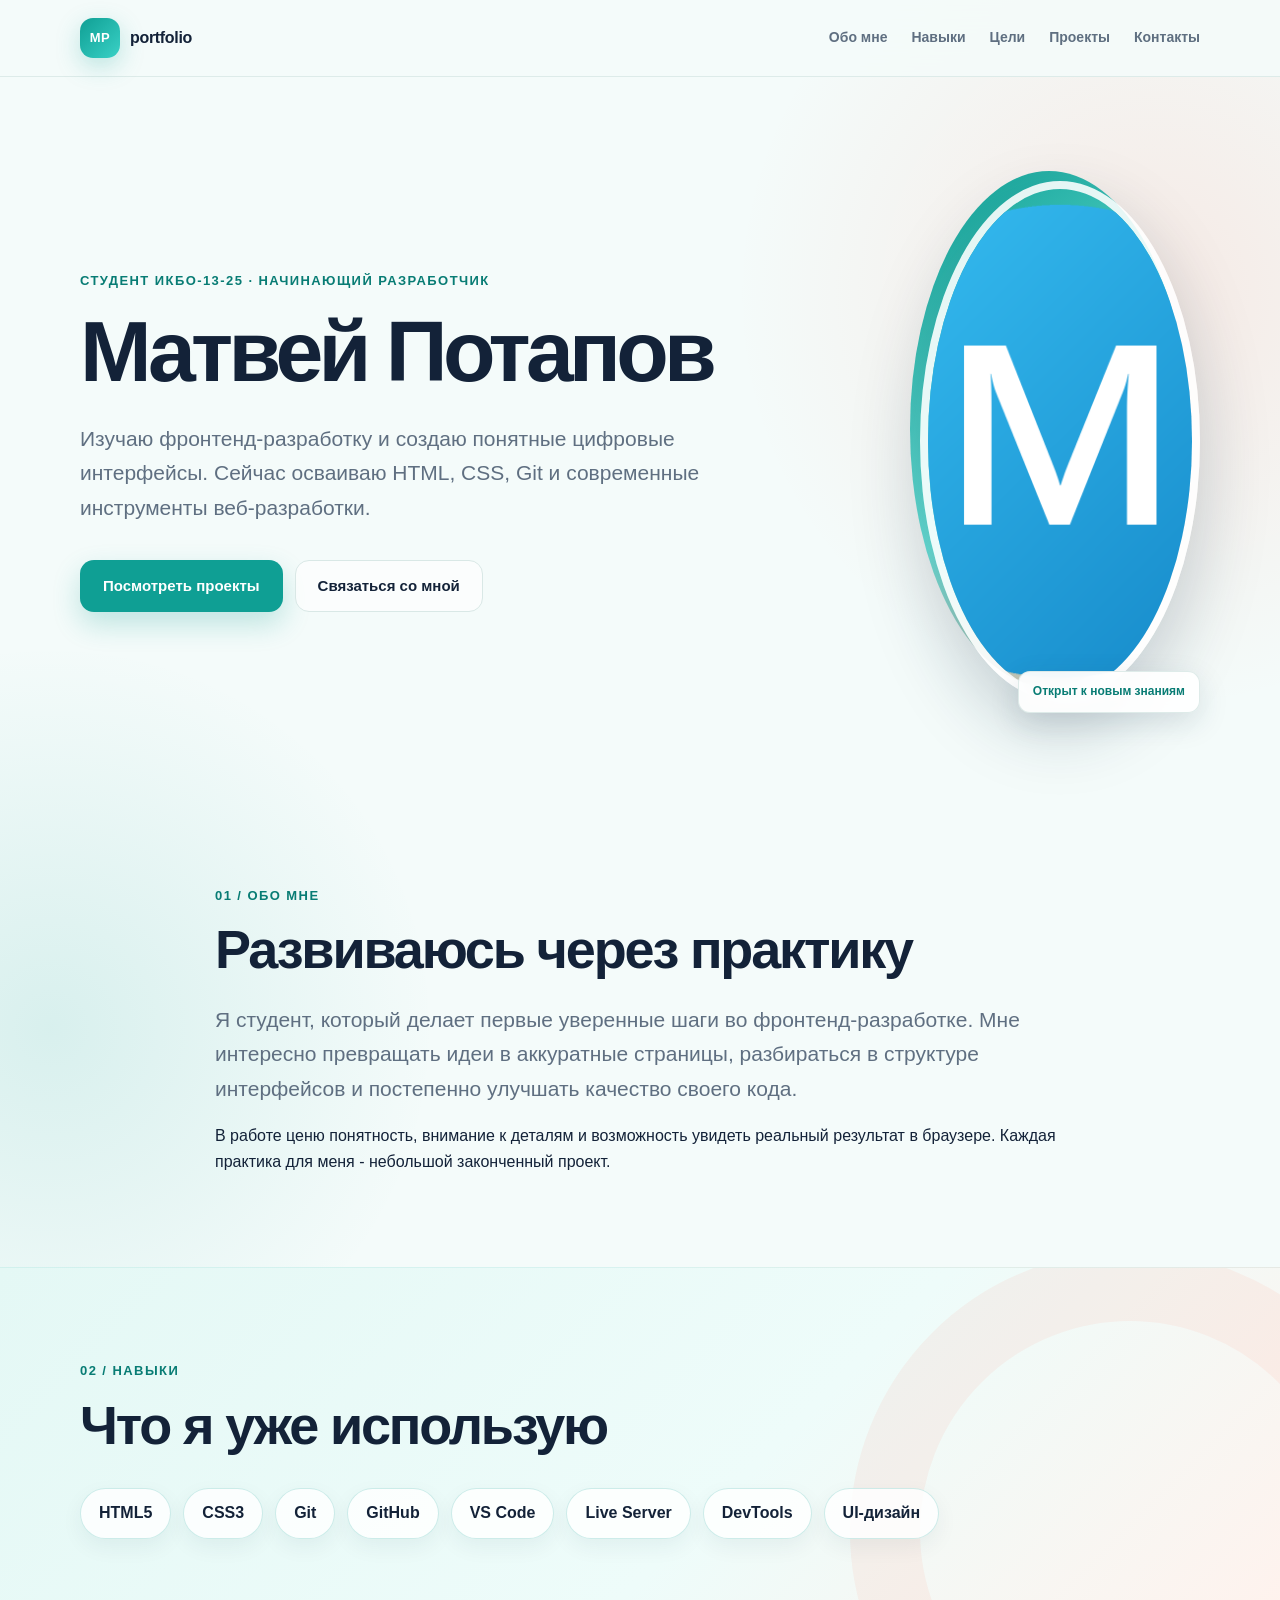
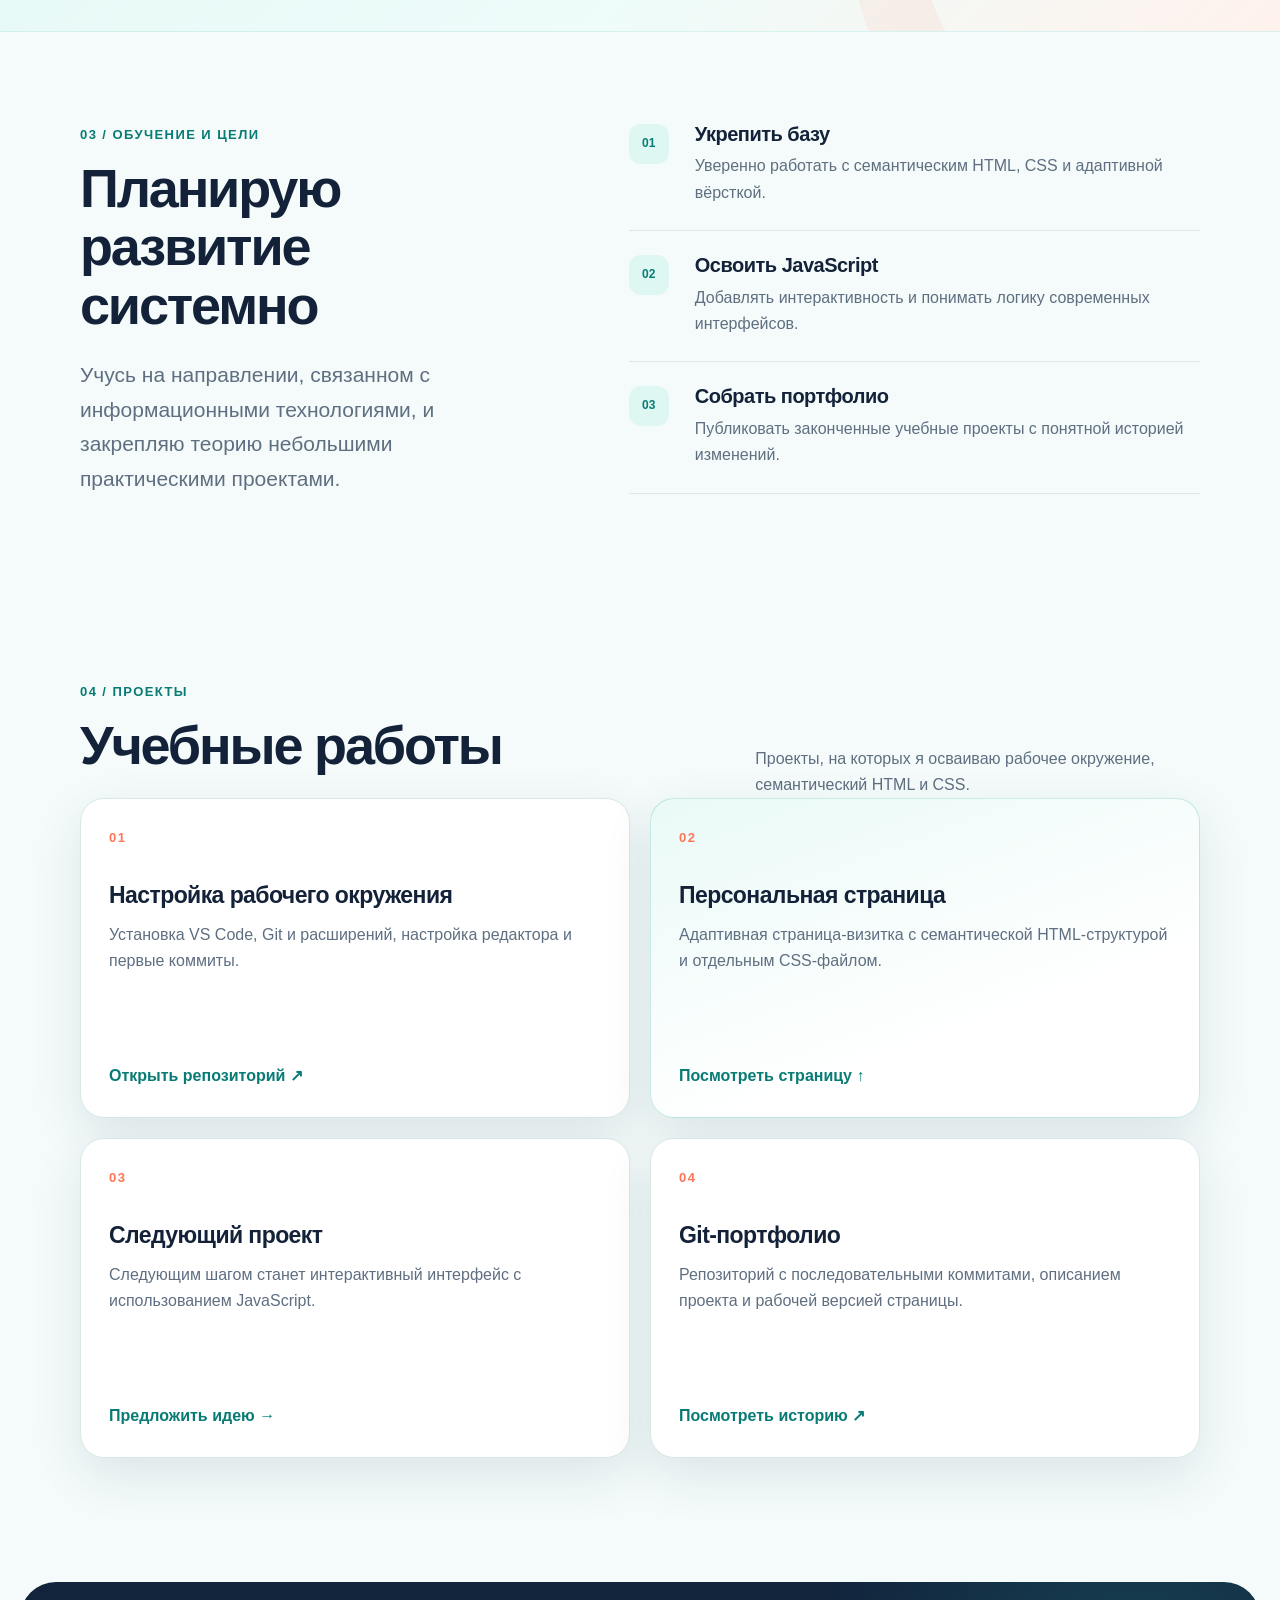
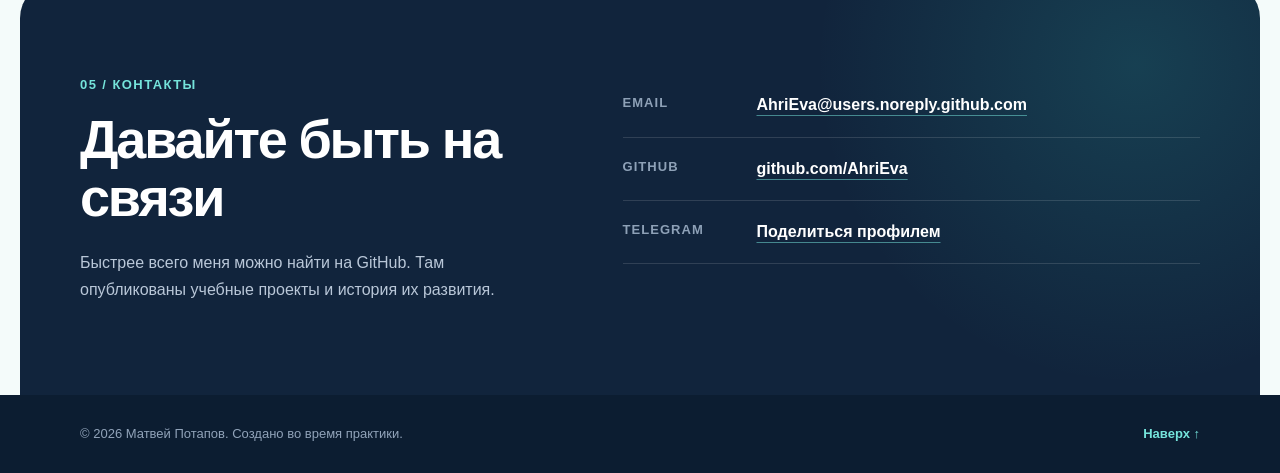
<file: index.html>
<!doctype html>
<html lang="ru">
  <head>
    <meta charset="UTF-8" />
    <meta name="viewport" content="width=device-width, initial-scale=1.0" />
    <meta
      name="description"
      content="Учебное портфолио Матвея Потапова - начинающего фронтенд-разработчика."
    />
    <title>Матвей Потапов - начинающий frontend-разработчик</title>
    <link rel="stylesheet" href="styles.css" />
  </head>
  <body>
    <header class="site-header">
      <div class="container header-content">
        <a class="logo" href="#top" aria-label="Вернуться в начало страницы">
          <span class="logo-mark">MP</span>
          <span>portfolio</span>
        </a>

        <nav class="navigation" aria-label="Основная навигация">
          <a href="#about">Обо мне</a>
          <a href="#skills">Навыки</a>
          <a href="#goals">Цели</a>
          <a href="#projects">Проекты</a>
          <a href="#contacts">Контакты</a>
        </nav>
      </div>
    </header>

    <main id="top">
      <section class="hero" aria-labelledby="hero-title">
        <div class="container hero-content">
          <div class="hero-text">
            <p class="eyebrow">Студент ИКБО-13-25 · начинающий разработчик</p>
            <h1 id="hero-title">Матвей Потапов</h1>
            <p class="hero-description">
              Изучаю фронтенд-разработку и создаю понятные цифровые интерфейсы.
              Сейчас осваиваю HTML, CSS, Git и современные инструменты веб-разработки.
            </p>
            <div class="hero-actions">
              <a class="button button-primary" href="#projects">Посмотреть проекты</a>
              <a class="button button-secondary" href="#contacts">Связаться со мной</a>
            </div>
          </div>

          <div class="avatar-frame">
            <img
              class="avatar"
              src="images/avatar.png"
              alt="Синий круглый аватар с белой буквой М"
              width="520"
              height="520"
            />
            <span class="status-badge">Открыт к новым знаниям</span>
          </div>
        </div>
      </section>

      <section class="section" id="about" aria-labelledby="about-title">
        <div class="container narrow-container">
          <p class="section-label">01 / Обо мне</p>
          <h2 id="about-title">Развиваюсь через практику</h2>
          <p class="lead">
            Я студент, который делает первые уверенные шаги во фронтенд-разработке.
            Мне интересно превращать идеи в аккуратные страницы, разбираться в структуре
            интерфейсов и постепенно улучшать качество своего кода.
          </p>
          <p>
            В работе ценю понятность, внимание к деталям и возможность увидеть реальный
            результат в браузере. Каждая практика для меня - небольшой законченный проект.
          </p>
        </div>
      </section>

      <section class="section section-accent" id="skills" aria-labelledby="skills-title">
        <div class="container">
          <p class="section-label">02 / Навыки</p>
          <h2 id="skills-title">Что я уже использую</h2>

          <ul class="skills-list" aria-label="Навыки и инструменты">
            <li>HTML5</li>
            <li>CSS3</li>
            <li>Git</li>
            <li>GitHub</li>
            <li>VS Code</li>
            <li>Live Server</li>
            <li>DevTools</li>
            <li>UI-дизайн</li>
          </ul>
        </div>
      </section>

      <section class="section" id="goals" aria-labelledby="goals-title">
        <div class="container goals-layout">
          <div>
            <p class="section-label">03 / Обучение и цели</p>
            <h2 id="goals-title">Планирую развитие системно</h2>
            <p class="lead">
              Учусь на направлении, связанном с информационными технологиями, и закрепляю
              теорию небольшими практическими проектами.
            </p>
          </div>

          <ol class="goals-list">
            <li>
              <span>01</span>
              <div>
                <h3>Укрепить базу</h3>
                <p>Уверенно работать с семантическим HTML, CSS и адаптивной вёрсткой.</p>
              </div>
            </li>
            <li>
              <span>02</span>
              <div>
                <h3>Освоить JavaScript</h3>
                <p>Добавлять интерактивность и понимать логику современных интерфейсов.</p>
              </div>
            </li>
            <li>
              <span>03</span>
              <div>
                <h3>Собрать портфолио</h3>
                <p>Публиковать законченные учебные проекты с понятной историей изменений.</p>
              </div>
            </li>
          </ol>
        </div>
      </section>

      <section class="section" id="projects" aria-labelledby="projects-title">
        <div class="container">
          <div class="section-heading">
            <div>
              <p class="section-label">04 / Проекты</p>
              <h2 id="projects-title">Учебные работы</h2>
            </div>
            <p>
              Проекты, на которых я осваиваю рабочее окружение, семантический HTML и CSS.
            </p>
          </div>

          <div class="projects">
            <article class="project-card">
              <p class="project-number">01</p>
              <h3>Настройка рабочего окружения</h3>
              <p>
                Установка VS Code, Git и расширений, настройка редактора и первые коммиты.
              </p>
              <a
                href="https://github.com/AhriEva/frontend-practice-01"
                target="_blank"
                rel="noreferrer"
              >
                Открыть репозиторий <span aria-hidden="true">↗</span>
              </a>
            </article>

            <article class="project-card featured-card">
              <p class="project-number">02</p>
              <h3>Персональная страница</h3>
              <p>
                Адаптивная страница-визитка с семантической HTML-структурой и отдельным
                CSS-файлом.
              </p>
              <a href="#top">Посмотреть страницу <span aria-hidden="true">↑</span></a>
            </article>

            <article class="project-card">
              <p class="project-number">03</p>
              <h3>Следующий проект</h3>
              <p>
                Следующим шагом станет интерактивный интерфейс с использованием JavaScript.
              </p>
              <a href="#contacts">Предложить идею <span aria-hidden="true">→</span></a>
            </article>

            <article class="project-card">
              <p class="project-number">04</p>
              <h3>Git-портфолио</h3>
              <p>
                Репозиторий с последовательными коммитами, описанием проекта и рабочей
                версией страницы.
              </p>
              <a
                href="https://github.com/AhriEva/frontend-practice-01/commits/main"
                target="_blank"
                rel="noreferrer"
              >
                Посмотреть историю <span aria-hidden="true">↗</span>
              </a>
            </article>
          </div>
        </div>
      </section>

      <section class="section contact-section" id="contacts" aria-labelledby="contacts-title">
        <div class="container contact-layout">
          <div>
            <p class="section-label">05 / Контакты</p>
            <h2 id="contacts-title">Давайте быть на связи</h2>
            <p>
              Быстрее всего меня можно найти на GitHub. Там опубликованы учебные проекты и
              история их развития.
            </p>
          </div>

          <ul class="contacts-list">
            <li>
              <span>Email</span>
              <a href="mailto:AhriEva@users.noreply.github.com">
                AhriEva@users.noreply.github.com
              </a>
            </li>
            <li>
              <span>GitHub</span>
              <a href="https://github.com/AhriEva" target="_blank" rel="noreferrer">
                github.com/AhriEva
              </a>
            </li>
            <li>
              <span>Telegram</span>
              <a
                href="https://t.me/share/url?url=https%3A%2F%2Fgithub.com%2FAhriEva&amp;text=%D0%9F%D1%80%D0%B8%D0%B2%D0%B5%D1%82%2C%20%D0%9C%D0%B0%D1%82%D0%B2%D0%B5%D0%B9!"
                target="_blank"
                rel="noreferrer"
              >
                Поделиться профилем
              </a>
            </li>
          </ul>
        </div>
      </section>
    </main>

    <footer class="site-footer">
      <div class="container footer-content">
        <p>© 2026 Матвей Потапов. Создано во время практики.</p>
        <a href="#top">Наверх ↑</a>
      </div>
    </footer>
  </body>
</html>
</file>
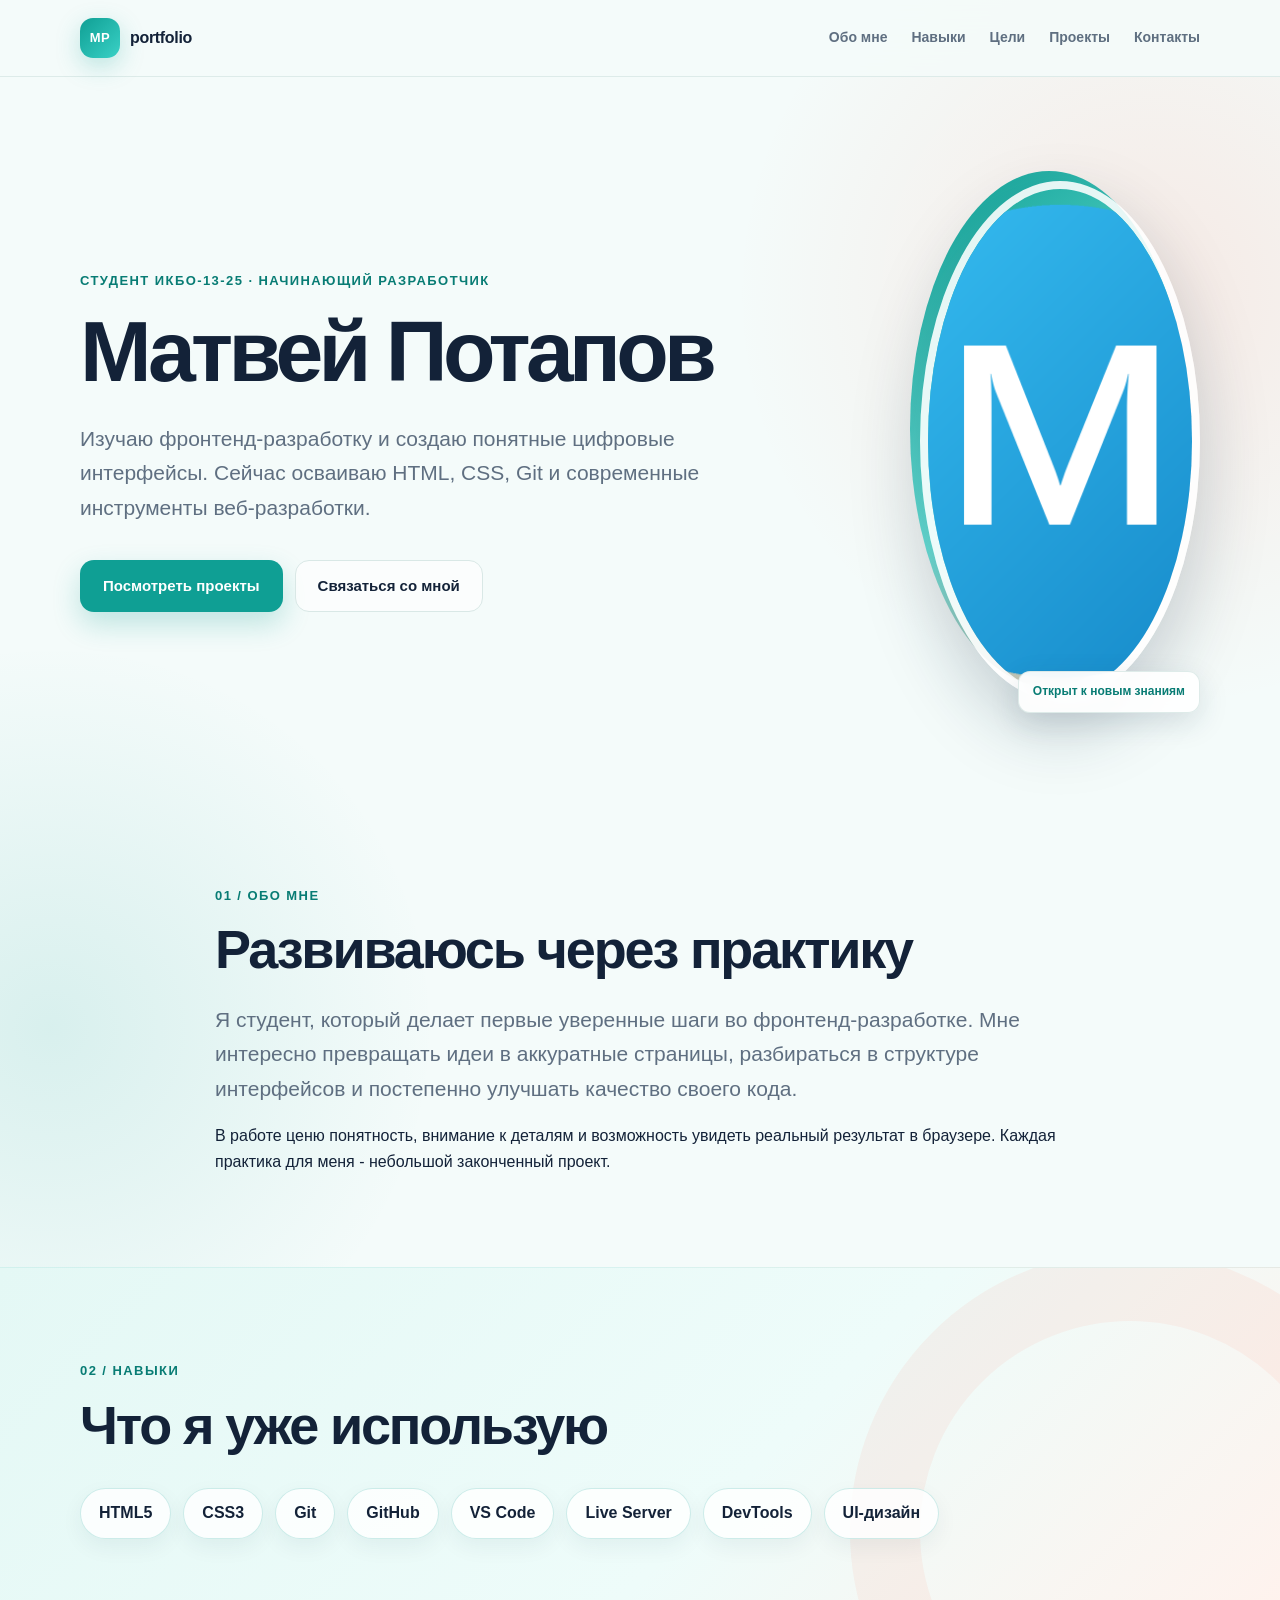
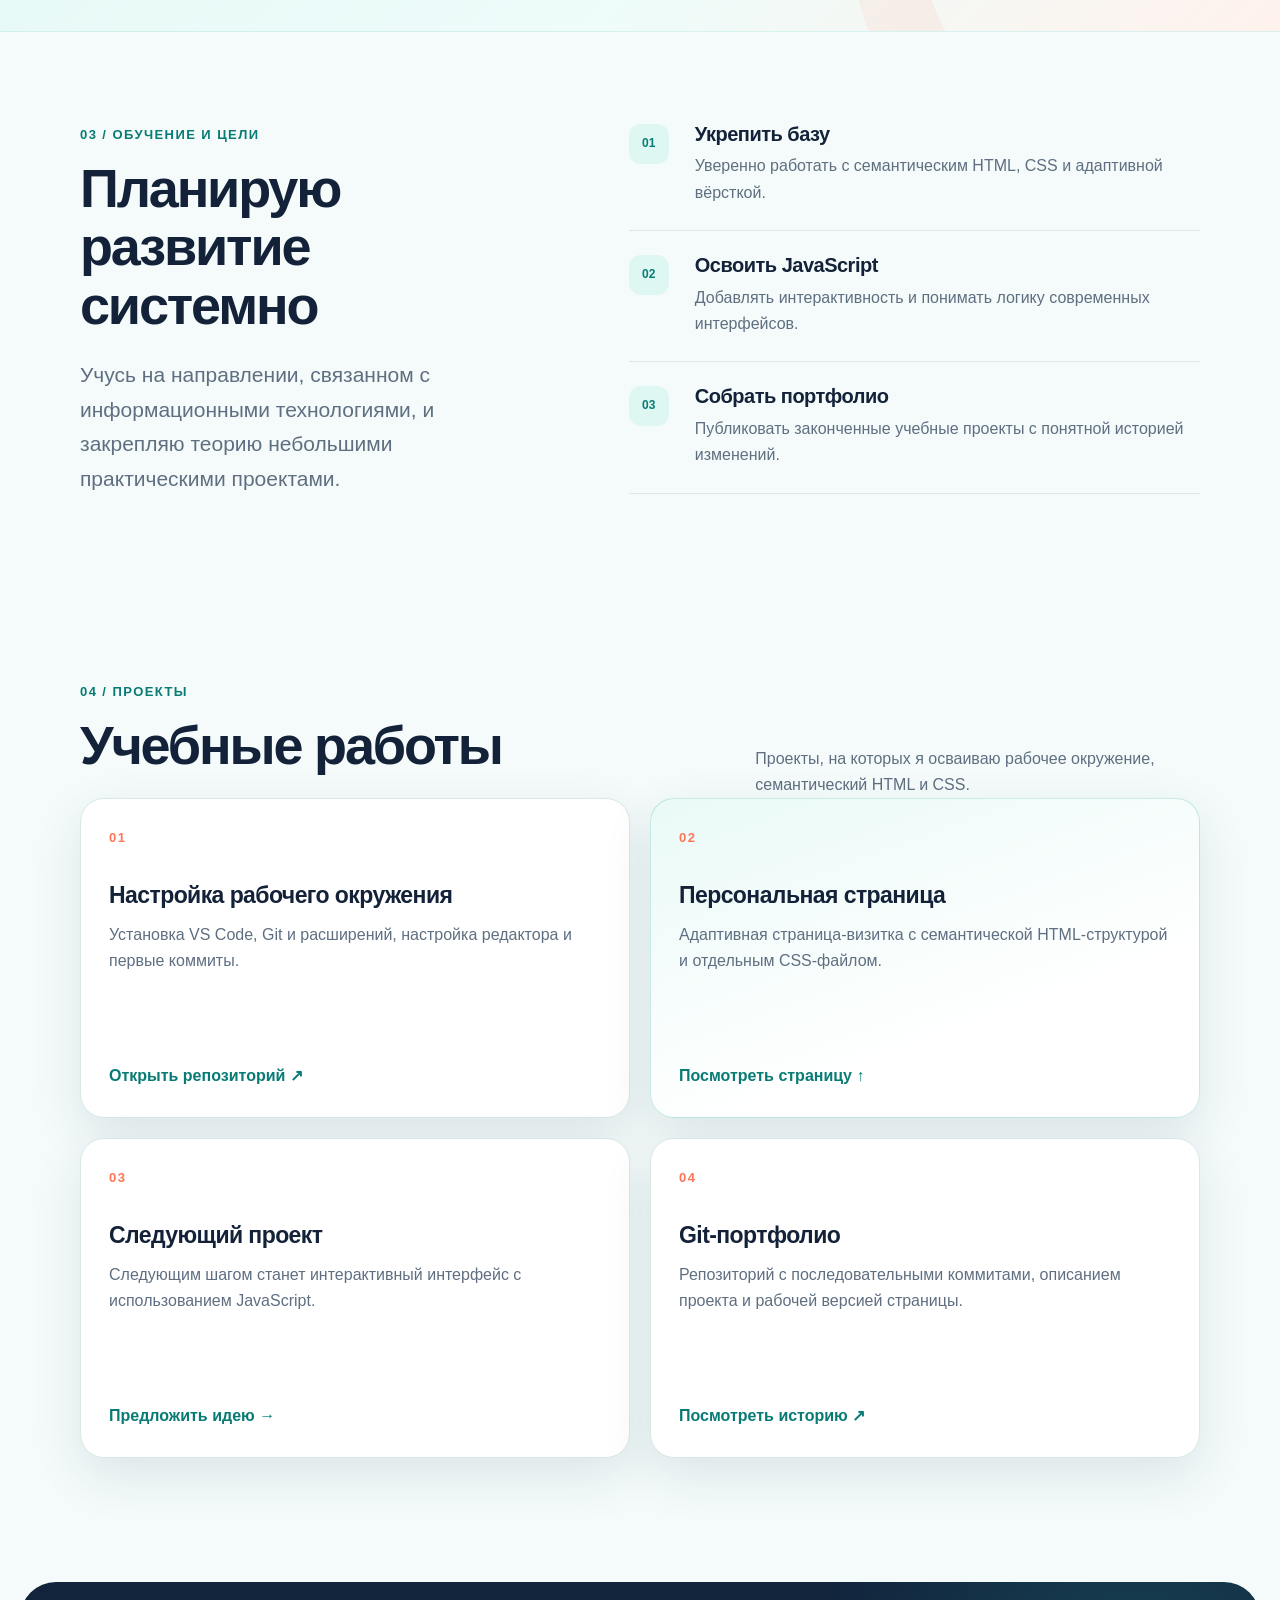
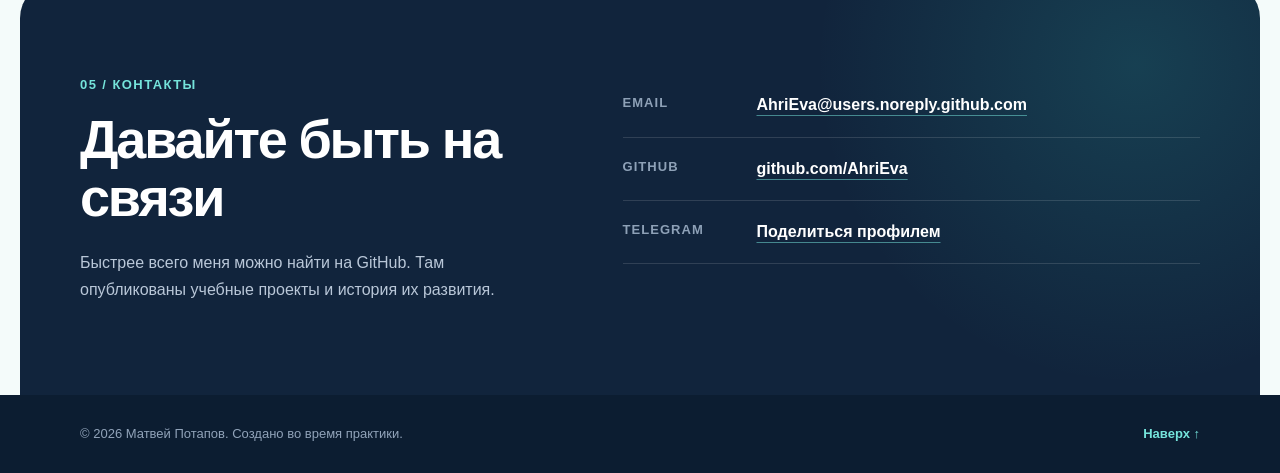
<file: preview.html>
<!doctype html>
<html lang="ru">
  <head>
    <meta charset="UTF-8" />
    <meta name="viewport" content="width=device-width, initial-scale=1.0" />
    <meta http-equiv="refresh" content="0; url=index.html" />
    <title>Переход к персональной странице</title>
    <link rel="canonical" href="index.html" />
  </head>
  <body>
    <p>
      Открывается готовая персональная страница.
      <a href="index.html">Перейти вручную</a>.
    </p>
  </body>
</html>
</file>
<file: styles.css>
:root {
  --color-primary: #0f9f94;
  --color-primary-dark: #087c74;
  --color-secondary: #ff7657;
  --color-text: #132238;
  --color-muted: #5f6f81;
  --color-background: #f4fbfa;
  --color-surface: #ffffff;
  --color-surface-dark: #11243c;
  --color-border: #d9e8e6;
  --color-accent-soft: #dff7f3;
  --container-width: 1120px;
  --shadow-card: 0 18px 50px rgba(20, 51, 74, 0.1);
}

* {
  box-sizing: border-box;
}

html {
  scroll-behavior: smooth;
}

body {
  margin: 0;
  overflow-x: hidden;
  background:
    radial-gradient(circle at 90% 8%, rgba(255, 118, 87, 0.13), transparent 26rem),
    radial-gradient(circle at 4% 28%, rgba(15, 159, 148, 0.12), transparent 24rem),
    var(--color-background);
  color: var(--color-text);
  font-family:
    Inter, Montserrat, "Segoe UI", Arial, sans-serif;
  line-height: 1.65;
}

img {
  display: block;
  max-width: 100%;
}

a {
  color: inherit;
}

a:focus-visible {
  border-radius: 6px;
  outline: 3px solid rgba(255, 118, 87, 0.55);
  outline-offset: 4px;
}

.container {
  width: min(calc(100% - 40px), var(--container-width));
  margin: 0 auto;
}

.narrow-container {
  max-width: 850px;
}

.site-header {
  position: sticky;
  z-index: 10;
  top: 0;
  border-bottom: 1px solid rgba(217, 232, 230, 0.85);
  background-color: rgba(244, 251, 250, 0.88);
  backdrop-filter: blur(18px);
}

.header-content {
  display: flex;
  min-height: 76px;
  align-items: center;
  justify-content: space-between;
  gap: 28px;
}

.logo {
  display: inline-flex;
  align-items: center;
  gap: 10px;
  color: var(--color-text);
  font-weight: 800;
  letter-spacing: -0.02em;
  text-decoration: none;
}

.logo-mark {
  display: grid;
  width: 40px;
  height: 40px;
  place-items: center;
  border-radius: 13px;
  background: linear-gradient(135deg, var(--color-primary), #3ad1c6);
  color: #ffffff;
  font-size: 13px;
  letter-spacing: 0.04em;
  box-shadow: 0 8px 24px rgba(15, 159, 148, 0.25);
}

.navigation {
  display: flex;
  flex-wrap: wrap;
  gap: 8px 24px;
}

.navigation a {
  position: relative;
  color: var(--color-muted);
  font-size: 14px;
  font-weight: 700;
  text-decoration: none;
}

.navigation a::after {
  position: absolute;
  right: 0;
  bottom: -6px;
  left: 0;
  height: 2px;
  border-radius: 999px;
  background: var(--color-primary);
  content: "";
  transform: scaleX(0);
  transform-origin: right;
  transition: transform 180ms ease;
}

.navigation a:hover {
  color: var(--color-primary-dark);
}

.navigation a:hover::after {
  transform: scaleX(1);
  transform-origin: left;
}

.hero {
  padding: 104px 0 92px;
}

.hero-content {
  display: grid;
  align-items: center;
  gap: clamp(32px, 5vw, 64px);
  grid-template-columns: minmax(0, 1fr) 280px;
}

.hero-text {
  max-width: 690px;
}

.eyebrow,
.section-label {
  margin: 0 0 14px;
  color: var(--color-primary-dark);
  font-size: 13px;
  font-weight: 800;
  letter-spacing: 0.11em;
  text-transform: uppercase;
}

h1,
h2,
h3 {
  margin-top: 0;
  line-height: 1.08;
}

h1 {
  max-width: 760px;
  margin-bottom: 24px;
  font-size: clamp(48px, 7.5vw, 86px);
  letter-spacing: -0.055em;
}

h2 {
  margin-bottom: 24px;
  font-size: clamp(34px, 4.6vw, 54px);
  letter-spacing: -0.04em;
}

h3 {
  margin-bottom: 14px;
  font-size: 23px;
  letter-spacing: -0.025em;
}

.hero-description,
.lead {
  margin: 0;
  color: var(--color-muted);
  font-size: clamp(18px, 2vw, 21px);
}

.hero-description {
  max-width: 660px;
}

.hero-actions {
  display: flex;
  flex-wrap: wrap;
  gap: 12px;
  margin-top: 34px;
}

.button {
  display: inline-flex;
  min-height: 52px;
  align-items: center;
  justify-content: center;
  padding: 13px 22px;
  border: 1px solid transparent;
  border-radius: 14px;
  font-size: 15px;
  font-weight: 800;
  text-decoration: none;
  transition:
    transform 180ms ease,
    box-shadow 180ms ease,
    background-color 180ms ease;
}

.button:hover {
  transform: translateY(-2px);
}

.button-primary {
  background: var(--color-primary);
  color: #ffffff;
  box-shadow: 0 12px 28px rgba(15, 159, 148, 0.24);
}

.button-primary:hover {
  background: var(--color-primary-dark);
}

.button-secondary {
  border-color: var(--color-border);
  background: rgba(255, 255, 255, 0.68);
  color: var(--color-text);
}

.button-secondary:hover {
  border-color: var(--color-primary);
  box-shadow: 0 10px 26px rgba(20, 51, 74, 0.08);
}

.avatar-frame {
  position: relative;
  width: 280px;
  max-width: 100%;
  min-width: 0;
  justify-self: end;
}

.avatar-frame::before {
  position: absolute;
  z-index: -1;
  inset: -10px 12px 14px -10px;
  border-radius: 50%;
  background: linear-gradient(145deg, var(--color-primary), #69e2d8 55%, #ffb09d);
  content: "";
}

.avatar {
  width: 100%;
  aspect-ratio: 1;
  border: 8px solid rgba(255, 255, 255, 0.88);
  border-radius: 50%;
  object-fit: cover;
  box-shadow: 0 28px 70px rgba(16, 45, 69, 0.22);
}

.status-badge {
  position: absolute;
  right: 0;
  bottom: -12px;
  padding: 10px 14px;
  border: 1px solid rgba(217, 232, 230, 0.85);
  border-radius: 12px;
  background: rgba(255, 255, 255, 0.92);
  color: var(--color-primary-dark);
  font-size: 12px;
  font-weight: 800;
  box-shadow: 0 10px 30px rgba(20, 51, 74, 0.13);
  backdrop-filter: blur(10px);
}

.section {
  padding: 92px 0;
  scroll-margin-top: 74px;
}

.section p:last-child {
  margin-bottom: 0;
}

.section-accent {
  position: relative;
  overflow: hidden;
  border-block: 1px solid rgba(15, 159, 148, 0.1);
  background: linear-gradient(135deg, #e4f8f5, #eefcfa 58%, #fff2ed);
}

.section-accent::after {
  position: absolute;
  right: -130px;
  bottom: -180px;
  width: 420px;
  height: 420px;
  border: 70px solid rgba(255, 118, 87, 0.08);
  border-radius: 50%;
  content: "";
}

.skills-list {
  position: relative;
  z-index: 1;
  display: flex;
  flex-wrap: wrap;
  gap: 12px;
  max-width: 880px;
  margin: 34px 0 0;
  padding: 0;
  list-style: none;
}

.skills-list li {
  padding: 11px 18px;
  border: 1px solid rgba(15, 159, 148, 0.2);
  border-radius: 999px;
  background: rgba(255, 255, 255, 0.82);
  font-weight: 750;
  box-shadow: 0 8px 22px rgba(20, 51, 74, 0.06);
}

.goals-layout {
  display: grid;
  align-items: start;
  gap: clamp(48px, 8vw, 100px);
  grid-template-columns: minmax(0, 0.88fr) minmax(440px, 1.12fr);
}

.goals-list {
  margin: 0;
  padding: 0;
  list-style: none;
}

.goals-list li {
  display: grid;
  padding: 24px 0;
  border-bottom: 1px solid var(--color-border);
  gap: 22px;
  grid-template-columns: 44px minmax(0, 1fr);
}

.goals-list li:first-child {
  padding-top: 0;
}

.goals-list span {
  display: grid;
  width: 40px;
  height: 40px;
  place-items: center;
  border-radius: 12px;
  background: var(--color-accent-soft);
  color: var(--color-primary-dark);
  font-size: 12px;
  font-weight: 900;
}

.goals-list h3 {
  margin-bottom: 8px;
  font-size: 20px;
}

.goals-list p {
  margin: 0;
  color: var(--color-muted);
}

.section-heading {
  display: grid;
  align-items: end;
  gap: 40px;
  grid-template-columns: minmax(0, 1fr) minmax(280px, 0.7fr);
}

.section-heading > p {
  margin: 0 0 28px;
  color: var(--color-muted);
}

.projects {
  display: grid;
  gap: 20px;
  grid-template-columns: repeat(2, minmax(0, 1fr));
}

.project-card {
  display: flex;
  min-height: 320px;
  flex-direction: column;
  padding: 28px;
  border: 1px solid var(--color-border);
  border-radius: 24px;
  background: var(--color-surface);
  box-shadow: var(--shadow-card);
  transition:
    transform 200ms ease,
    border-color 200ms ease,
    box-shadow 200ms ease;
}

.project-card:hover {
  border-color: rgba(15, 159, 148, 0.48);
  box-shadow: 0 24px 55px rgba(20, 51, 74, 0.15);
  transform: translateY(-7px);
}

.featured-card {
  border-color: rgba(15, 159, 148, 0.22);
  background: linear-gradient(160deg, #eafaf7, #ffffff 68%);
}

.project-number {
  margin: 0 0 34px;
  color: var(--color-secondary);
  font-size: 13px;
  font-weight: 900;
  letter-spacing: 0.12em;
}

.project-card > p:not(.project-number) {
  margin: 0 0 24px;
  color: var(--color-muted);
}

.project-card a {
  margin-top: auto;
  color: var(--color-primary-dark);
  font-weight: 800;
  text-decoration: none;
}

.project-card a:hover {
  color: var(--color-secondary);
}

.contact-section {
  margin: 32px 20px 0;
  border-radius: 36px 36px 0 0;
  background:
    radial-gradient(circle at 90% 20%, rgba(54, 208, 196, 0.16), transparent 20rem),
    var(--color-surface-dark);
  color: #ffffff;
}

.contact-layout {
  display: grid;
  gap: 70px;
  grid-template-columns: minmax(0, 0.9fr) minmax(360px, 1.1fr);
}

.contact-section .section-label {
  color: #75e4db;
}

.contact-section h2 {
  max-width: 520px;
}

.contact-section p:not(.section-label) {
  max-width: 560px;
  color: #b9c7d8;
}

.contacts-list {
  margin: 0;
  padding: 0;
  list-style: none;
}

.contacts-list li {
  display: grid;
  padding: 18px 0;
  border-bottom: 1px solid rgba(255, 255, 255, 0.13);
  gap: 8px 24px;
  grid-template-columns: 110px minmax(0, 1fr);
}

.contacts-list span {
  color: #8ea1b7;
  font-size: 13px;
  font-weight: 800;
  letter-spacing: 0.08em;
  text-transform: uppercase;
}

.contacts-list a {
  overflow-wrap: anywhere;
  color: #ffffff;
  font-weight: 750;
  text-decoration-color: rgba(117, 228, 219, 0.52);
  text-underline-offset: 5px;
}

.contacts-list a:hover {
  color: #75e4db;
}

.site-footer {
  padding: 28px 0;
  background: #0c1d31;
  color: #91a3b9;
  font-size: 13px;
}

.footer-content {
  display: flex;
  align-items: center;
  justify-content: space-between;
  gap: 20px;
}

.footer-content p {
  margin: 0;
}

.footer-content a {
  color: #75e4db;
  font-weight: 800;
  text-decoration: none;
}

@media (max-width: 820px) {
  .hero-content,
  .section-heading,
  .goals-layout,
  .contact-layout {
    grid-template-columns: 1fr;
  }

  .hero {
    padding-top: 78px;
  }

  .avatar-frame {
    width: min(68vw, 240px);
    justify-self: center;
  }

  .projects {
    grid-template-columns: 1fr;
  }

  .project-card {
    min-height: 0;
  }

  .contact-layout {
    gap: 32px;
  }
}

@media (max-width: 700px) {
  .container {
    width: min(calc(100% - 28px), var(--container-width));
  }

  .header-content {
    min-height: 0;
    align-items: flex-start;
    flex-direction: column;
    padding: 14px 0 16px;
  }

  .navigation {
    gap: 8px 16px;
  }

  .hero {
    padding: 58px 0 62px;
  }

  .hero-content {
    gap: 54px;
  }

  h1 {
    font-size: clamp(44px, 15vw, 66px);
  }

  h2 {
    font-size: clamp(32px, 10vw, 44px);
  }

  .section {
    padding: 64px 0;
    scroll-margin-top: 124px;
  }

  .section-heading > p {
    margin-bottom: 6px;
  }

  .status-badge {
    right: -4px;
    bottom: 14px;
  }

  .contact-section {
    margin: 18px 8px 0;
    border-radius: 26px 26px 0 0;
  }

  .contacts-list li {
    grid-template-columns: 1fr;
  }

  .footer-content {
    align-items: flex-start;
    flex-direction: column;
  }
}

@media (max-width: 430px) {
  .hero-actions .button {
    width: 100%;
  }

  .avatar-frame::before {
    inset: -10px 12px 18px -10px;
  }

  .status-badge {
    position: static;
    display: block;
    width: fit-content;
    margin: -12px auto 0;
  }
}

@media (prefers-reduced-motion: reduce) {
  html {
    scroll-behavior: auto;
  }

  *,
  *::before,
  *::after {
    transition-duration: 0.01ms !important;
  }
}
</file>
